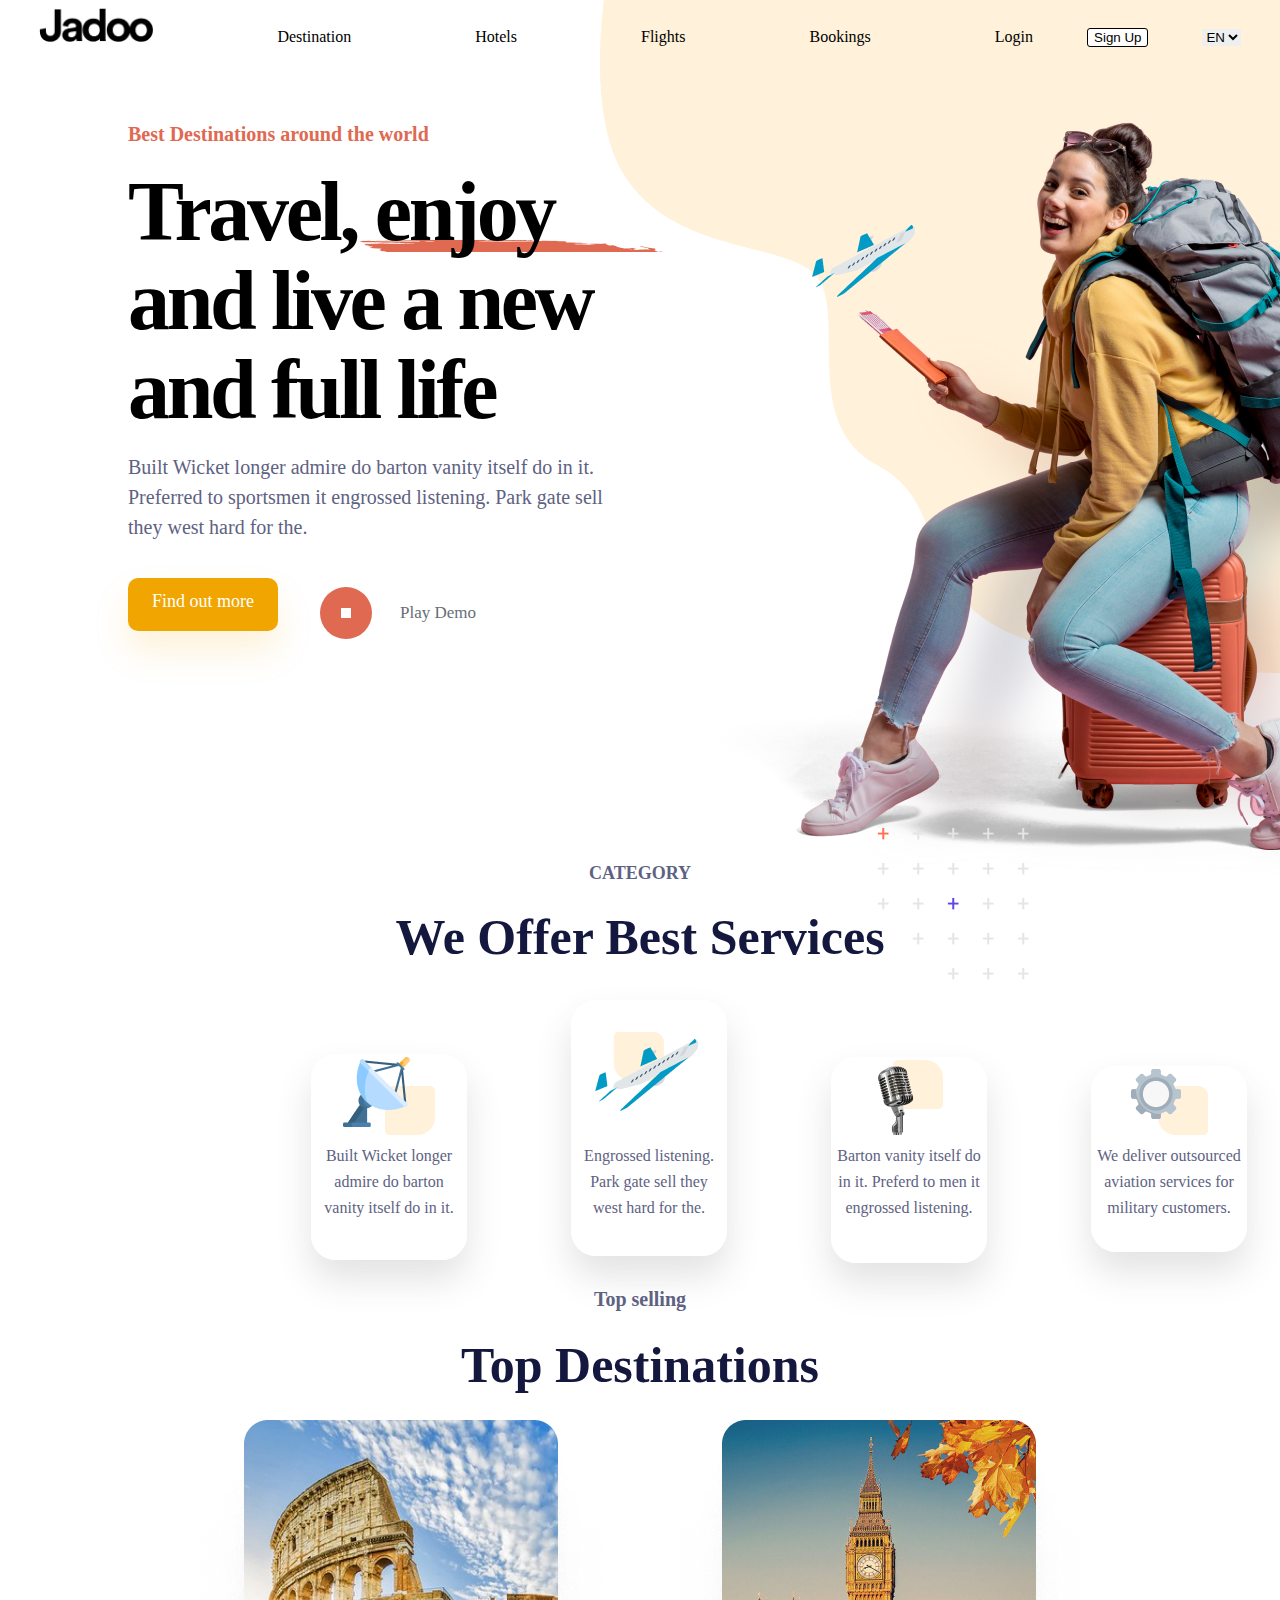
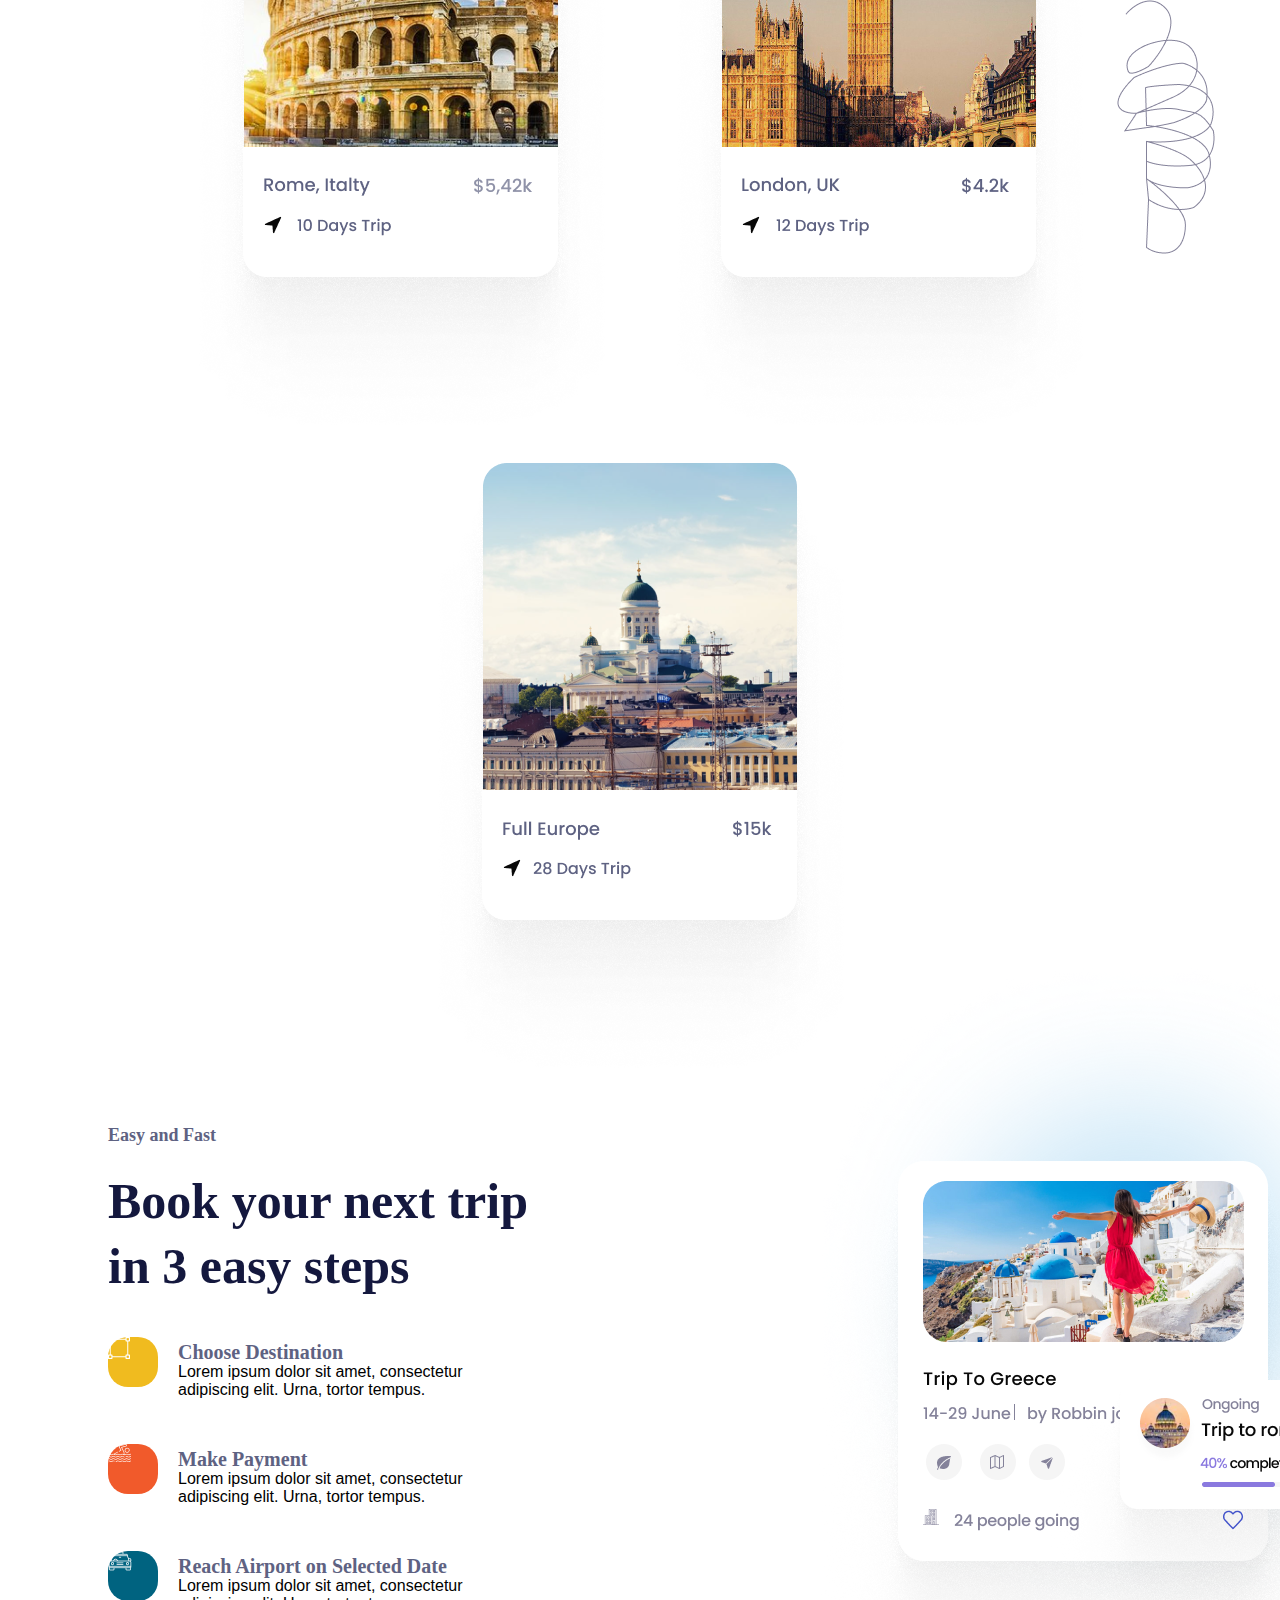
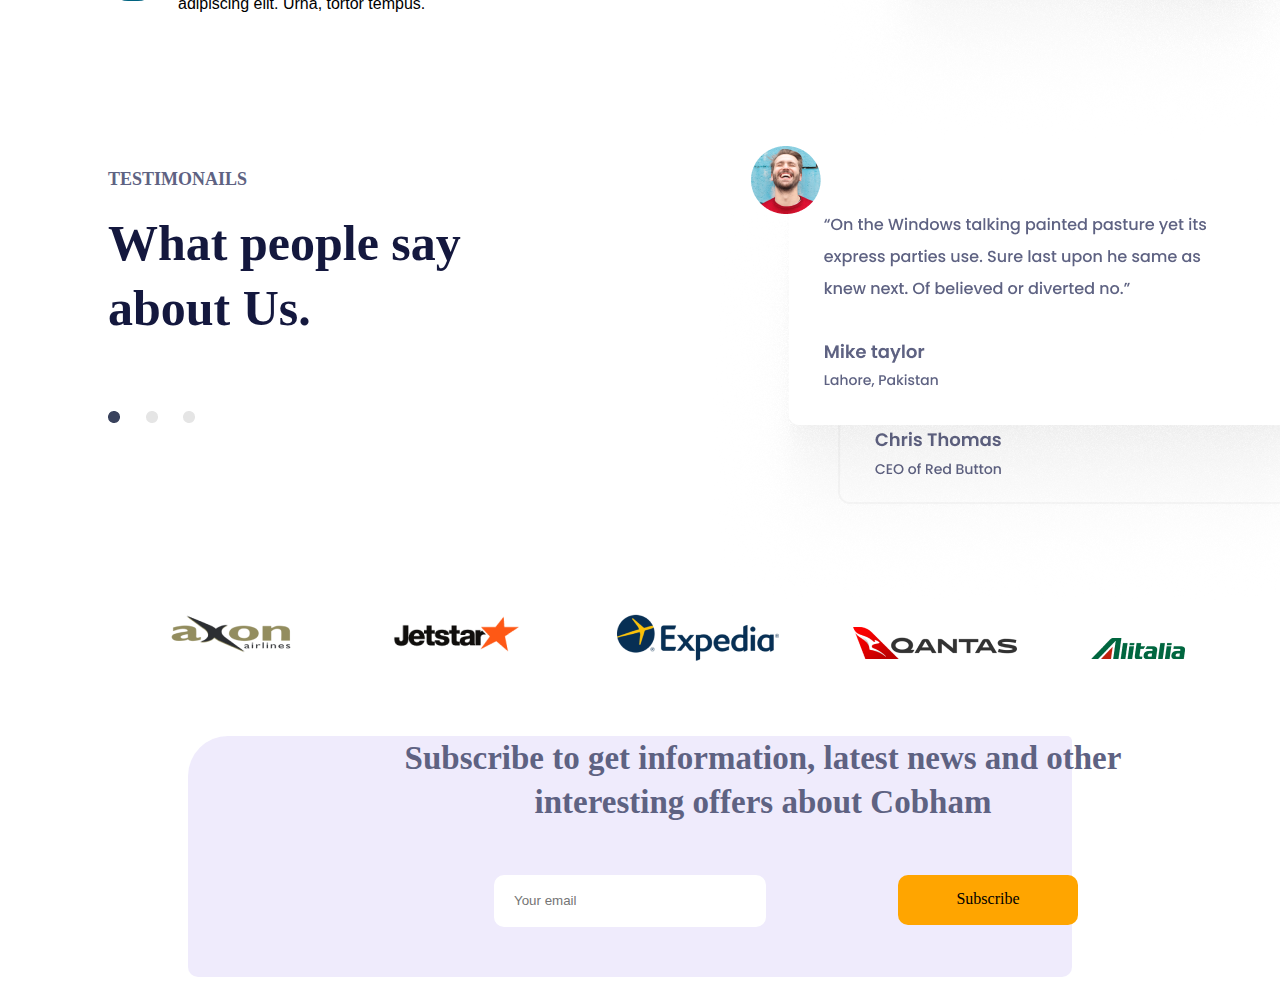
<file: index.html>
<!DOCTYPE html>
<html lang="en">
<head>
    <meta charset="UTF-8">
    <meta name="viewport" content="width=device-width, initial-scale=1.0">
    <title>GDSC 6</title>
    <link rel="stylesheet" href="figma.css">
</head>
<body>
    <div id="topnav">
        <img src="./images/Jadoo.png" id="jadoo">
        <a>Destination</a>
        <a>Hotels</a>
        <a>Flights</a>
        <a>Bookings</a>
        <a>Login</a>
        <button>Sign Up</button>
        <select>
            <option>EN</option>
        </select>
    </div>
        <br>
        <br><br><br>
    <div id="hero">
        <img src=".\images\Decore.png" id="photo5">
        <div id="tagline">Best Destinations around the world</div><br>
        <div id="heading">Travel, enjoy and live a new and full life</div><br>
        <img src="./images/ksbf.png" id="line">
        <div id="desc">Built Wicket longer admire do barton vanity itself do in it. Preferred to sportsmen it engrossed listening. Park gate sell they west hard for the.</div><br>
        <img src=".\images\Image.png" id="person"><br>
        <div id="box1">
            <div id="out">Find out more</div>
            <div id="circle">
                <img src="./images/Polygon 1.png" id="triangle">
            </div>
            <div id="play">Play Demo</div>
        </div>
    </div>

    <div id="services">
        <p id="para1">CATEGORY</p>
        <p id="para2">We Offer Best Services</p>
        <div class="union" id="box2">
            <img src=".\images\Group 48.png" id="photo1"><br>
            Built Wicket longer admire do barton vanity itself do in it.
        </div>
        <div class="union" id="box3">
            <img src=".\images\Group 51.png" id="photo2"><br>
            Engrossed listening. Park gate sell they west hard for the.
        </div>
        <div class="union" id="box4">
            <img src="./images/Group 50.png" id="photo3"><br>
            Barton vanity itself do in it. Preferd to men it engrossed listening. 
        </div>
        <div class="union" id="box5">
            <img src=".\images\Group 49.png" id="photo4"><br>
            We deliver outsourced aviation services for military customers.
        </div>
        <img src=".\images\Group 4.png" id="star">
    </div>

    <div id="destination">
        <p id="para3">Top selling</p>
        <p id="para4">Top Destinations</p>
        <img src=".\images\Destination.png">
        <img src=".\images\Destination (1).png">
        <img src=".\images\Destination (2).png">
        <img src=".\images\Decore (2).png" id="spiral">
    </div>

    <div id="book">
        <p id="easy">Easy and Fast</p>
        <p id="step">Book your next trip in 3 easy steps</p><br>
        <div id="value">
            <div id="yellow">
                <img src="./images/Group.png" class="taxi">
            </div>
            <p class="value1">Choose Destination</p><br>
            <p class="value2">Lorem ipsum dolor sit amet, consectetur <br> adipiscing elit. Urna, tortor tempus. </p>
            <div id="orange">
                <img src="./images/water-sport 1.png" class="taxi">
            </div>
            <p class="value1">Make Payment</p><br>
            <p class="value2">Lorem ipsum dolor sit amet, consectetur <br> adipiscing elit. Urna, tortor tempus. </p>
            <div id="blue">
                <img src="./images/Taxi Car Cab Vehicle Transport.png" class="taxi">
            </div>
            <p class="value1">Reach Airport on Selected Date</p><br>
            <p class="value2">Lorem ipsum dolor sit amet, consectetur <br>adipiscing elit. Urna, tortor tempus. </p>
            <img src=".\images\Image (2).png" id="choose">
        </div>
    </div>

    <div id="testimonial">
        <p id="font">TESTIMONAILS</p>
        <p id="people">What people say about Us.</p>
        <img src=".\images\Group 64.png" id="photo6"><br>
        <img src=".\images\Group 61.png">
    </div>

    <div id="logo">
        <img src=".\images\image 27.png" id="axon">
        <img src=".\images\image 28.png" id="jetstar">
        <img src=".\images\image 29.png" id="expedia">
        <img src=".\images\image 30.png" id="qantas">
        <img src=".\images\image 31.png" id="alitalia">
    </div>

    <div id="rectangle">
        <p id="subscribe">Subscribe to get information, latest news and other interesting offers about Cobham</p><br>
        <input type="email" placeholder="Your email" id="email">
        <div id="offers">Subscribe</div>
    </div>

    <div></div>
</body>
</html>
</file>
<file: figma.css>
#topnav {
    
    text-align: center;
    z-index: 1;
}
#jadoo {
    width: 114.91px;
    height: 33.99px;
    top: 48.7px;
    left: 140.92px;
}
a {
    margin-left: 120px;
    
}
button {
    margin-left: 50px;
    background-color: white;
    border: solid 1px;
    border-radius: 3px;
}
select {
    margin-left: 50px;
    border: 1px;
}
#hero {
    width: 1442.98px;
    height: 720px;
    margin-left: 100px;
    width: 1000px;
}
#photo5 {
    position: absolute;
    left: 600px;
    top: -50px;
    z-index: -1;
}
#heading {
    font-family: Volkhov;
    font-size: 84px;
    font-weight: 700;
    line-height: 89px;
    letter-spacing: -0.04em;
    text-align: left;
    width: 545px;
    height: 267px;
    margin-left: 20px;
}
#line {
    position: absolute;
    left: 350px;
    top: 240px;
    z-index: -1;
}
#tagline {
    font-family: Poppins;
    font-size: 20px;
    font-weight: 700;
    line-height: 30px;
    letter-spacing: 0em;
    text-align: left;
    width: 410px;
    height: 30px;
    top: -1276px;
    left: 1254px;
    color: rgba(223, 105, 81, 1);
    margin-left: 20px;
}
#desc {
    width: 477px;
    height: 90px;
    top: -925px;
    left: 1252px;
    font-family: Poppins;
    font-size: 20px;
    font-weight: 500;
    line-height: 30px;
    letter-spacing: 0em;
    text-align: left;
    color: rgba(94, 98, 130, 1);
    margin-left: 20px;
}
#person {
    width: 777.98px;
    height: 764px;
    position: absolute;
    top: 120px;
    left: 650px;
}
#out {
    background-color: rgba(241, 165, 1, 1);
    color: white;
    width: 150px;
    height: 40px;
    border-radius: 10px;
    padding-top: 13px;
    font-size: 18px;
    text-align: center;
    margin-left: 20px;
    box-shadow: 0px 20px 35px 0px rgba(241, 165, 1, 0.15);
}
#circle {
    background: rgba(223, 105, 81, 1);
    width: 52px;
    height: 52px;
    border-radius: 50%;
    position: absolute;
    left: 320px;
    top: 587px;
}
#triangle {
    width: 10px;
    height: 10px;
    margin: 21px 0px 0px 21px;
    background-color: rgba(255, 255, 255, 1);
}
#play {
    position: absolute;
    left: 400px;
    top: 600px;
    color: rgba(104, 109, 119, 1);
    font-family: Poppins;
    font-size: 17px;
    font-weight: 500;
    line-height: 26px;
    text-align: left;
}
#services {
    border: solid white;
}
#para1 {
    font-family: Poppins;
    font-size: 18px;
    font-weight: 600;
    line-height: 27px;
    letter-spacing: 0em;
    text-align: center;
    color: rgba(94, 98, 130, 1);
}
#para2 {
    font-family: Volkhov;
    font-size: 50px;
    font-weight: 700;
    line-height: 65px;
    letter-spacing: 0em;
    text-align: center;
    color: rgba(20, 24, 62, 1);
    margin-top: 0px;
}
.union {
    display: inline-block;
    margin-left: 100px;
    height: 250px;
    font-family: Poppins;
    font-size: 16px;
    font-weight: 500;
    line-height: 26px;
    letter-spacing: 0em;
    text-align: center; 
    color: rgba(94, 98, 130, 1);
    width: 150px;
    border: solid white;
    border-radius: 25px;
    box-shadow: 0px 20px 35px 0px rgba(70, 70, 68, 0.15);
}
#box2 {
    height: 200px;
    margin-left: 300px;
}
#box3 {
    margin-top: -20px;
}
#box4 {
    height: 200px;
}
#box5 {
    height: 180px;
}
#star {
    position: absolute;
    top: 820px;
    right: 250px;
}
#destination {
    text-align: center;
}
#para3 {
    font-family: Poppins;
    font-size: 20px;
    font-weight: 600;
    line-height: 27px;
    letter-spacing: 0em;
    text-align: center;
    color: rgba(94, 98, 130, 1);
}
#para4 {
    font-family: Volkhov;
    font-size: 50px;
    font-weight: 700;
    line-height: 65px;
    letter-spacing: 0em;
    text-align: center;
    color: rgba(20, 24, 62, 1);
    margin: 0px 0px 20px 0px;
}
#spiral {
    position: absolute;
    right: 65px;
    top: 1600px;
    z-index: -1;
}
#greece {
    border: solid;
    text-align: left;
    width: 322px;
}
#trip {
    font-family: Poppins;
    font-size: 18px;
    font-weight: 600;
    line-height: 2px;
    letter-spacing: 0.015em;
    text-align: left;
    color: rgba(8, 8, 9, 1);
    width: 120px;
}
#date {
    font-family: Poppins;
    font-size: 16px;
    font-weight: 500;
    line-height: 20px;
    letter-spacing: -0.005em;
    color: rgba(132, 130, 154, 1);
}
#easy {
    font-family: Poppins;
    font-size: 18px;
    font-weight: 600;
    line-height: 27px;
    letter-spacing: 0em;
    color: rgba(94, 98, 130, 1);
}
#step {
    font-family: Volkhov;
    font-size: 50px;
    font-weight: 700;
    line-height: 65px;
    letter-spacing: 0em;
    color: rgba(20, 24, 62, 1);
    width: 450px;
    margin: 20px 0px 20px 0px;
}
#yellow {
    height: 50px;
    width: 50px;
    background-color: rgba(240, 187, 31, 1);
    border-radius: 20px;
}
#orange {
    height: 50px;
    width: 50px;
    background-color: rgba(241, 90, 43, 1);
    border-radius: 20px;

}
#blue {
    height: 50px;
    width: 50px;
    background-color: rgba(0, 99, 128, 1);
    border-radius: 20px;
}
#book {
    position: relative;
    left: 100px;
    width: 1200px;
}
.value1 {
    display: inline;
    position: relative;
    left: 70px;
    bottom: 45px;
    font-family: Poppins;
    font-size: 16px;
    font-weight: 700;
    line-height: 20px;
    letter-spacing: 0em;
    text-align: left;
    color: rgba(94, 98, 130, 1);
    font-size: 20px;
}
.value2 {
    display: inline;
    position: relative;
    left: 70px;
    bottom: 45px;
    width: 100px;
    font-family: Arial, Helvetica, sans-serif;
    font-size: 16px;
}
#choose {
    position: absolute;
    left: 700px;
    top: -170px;
}
#testimonial {
    position: relative;
    top: 90px;
    left: 100px;
    width: 700px;
    margin-bottom: 200px;
}
#font {
    font-family: Poppins;
    font-size: 18px;
    font-weight: 600;
    line-height: 27px;
    letter-spacing: 0em;
    text-align: left;
    color: rgba(94, 98, 130, 1);
}
#people {
    font-family: Volkhov;
    font-size: 50px;
    font-weight: 700;
    line-height: 65px;
    letter-spacing: 0em;
    text-align: left;
    color: rgba(20, 24, 62, 1);
    margin-top: 0px;
    width: 400px;
}
#photo6 {
    position: absolute;
    left: 600px;
    top: -20px;
}
#logo {
    position: relative;
    text-align: center;
}
#axon {
    position: relative;
    margin-left: 70px;
}
#jetstar {
    position: relative;
    margin-left: 70px;
    bottom: 10px;
}
#expedia {
    position: relative;
    margin-left: 70px;
    top: 20px;
}
#qantas {
    position: relative;
    margin-left: 70px;
    bottom: 40px;
}
#alitalia {
    position: relative;
    margin-left: 70px;
    bottom: 40px;
}
#rectangle {
    margin-left: 380px;
    background-color: rgba(223, 215, 249, 0.5);
    border-radius: 40px 5px 10px 10px;
    position: relative;
    right: 200px;
    text-align: center;
}
#subscribe {
    font-family: Poppins;
    font-size: 33px;
    font-weight: 600;
    line-height: 44px;
    text-align: center;
    margin-left: 200px;
    letter-spacing: 0em;
    color: rgba(94, 98, 130, 1);
    width: 750px;
}
#email {
    border: none;
    height: 50px;
    width: 250px;
    border-radius: 10px;
    padding-left: 20px;
}
#offers {
    background-color: orange;
    width: 180px;
    height: 35px;  
    border-radius: 10px;
    padding-top: 15px;
    position: relative;
    left: 710px;
    bottom: 52px;
}
</file>
